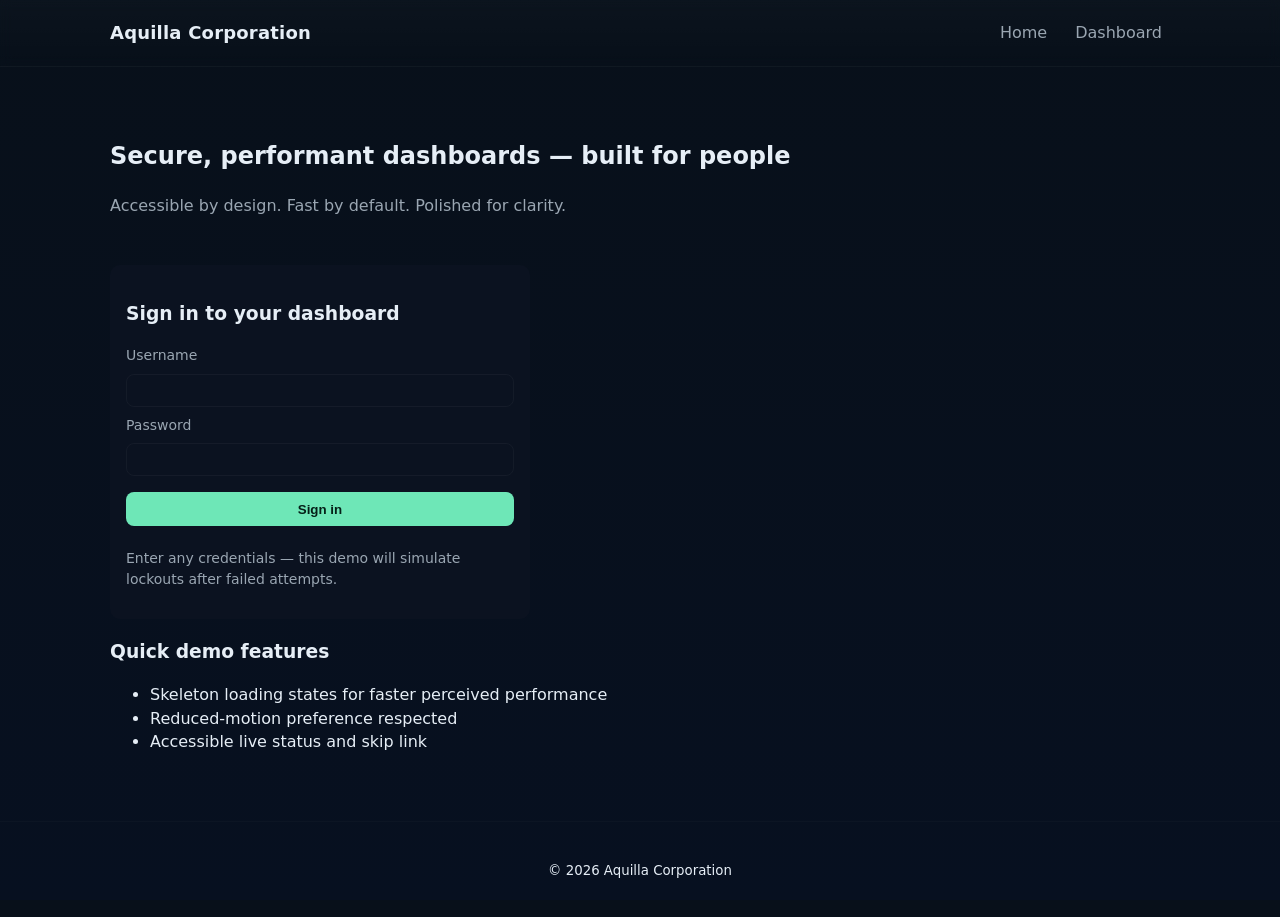
<file: index.html>
<!doctype html>
<html lang="en">
<head>
  <meta charset="utf-8">
  <meta name="viewport" content="width=device-width,initial-scale=1">
  <title>Aquilla Corporation — Welcome</title>
  <link rel="icon" href="/favicon.ico">
  <meta name="description" content="Aquilla Corporation dashboard and public landing page">
  <link rel="stylesheet" href="/styles.css">
</head>
<body>
  <a class="skip-link" href="#main">Skip to content</a>

  <header class="site-header" role="banner">
    <div class="container header-inner">
      <h1 class="brand">Aquilla Corporation</h1>
      <nav aria-label="Primary navigation">
        <ul class="nav-list">
          <li><a href="/index.html">Home</a></li>
          <li><a href="/dashboard.html">Dashboard</a></li>
        </ul>
      </nav>
    </div>
  </header>

  <main id="main" class="container" role="main">
    <section class="hero" aria-labelledby="hero-heading">
      <h2 id="hero-heading">Secure, performant dashboards — built for people</h2>
      <p class="lead">Accessible by design. Fast by default. Polished for clarity.</p>
    </section>

    <section class="auth-card" aria-labelledby="auth-heading">
      <h3 id="auth-heading">Sign in to your dashboard</h3>

      <form id="login-form" class="login-form" aria-describedby="auth-help">
        <label for="username">Username</label>
        <input id="username" name="username" autocomplete="username" required>

        <label for="password">Password</label>
        <input id="password" name="password" type="password" autocomplete="current-password" required>

        <button id="login-btn" type="submit">Sign in</button>
        <p id="auth-help" class="help">Enter any credentials — this demo will simulate lockouts after failed attempts.</p>
      </form>

      <div id="auth-status" aria-live="polite" class="status" hidden></div>
    </section>

    <section class="features">
      <h3>Quick demo features</h3>
      <ul>
        <li>Skeleton loading states for faster perceived performance</li>
        <li>Reduced-motion preference respected</li>
        <li>Accessible live status and skip link</li>
      </ul>
    </section>
  </main>

  <footer class="site-footer" role="contentinfo">
    <div class="container">
      <small>&copy; <span id="year"></span> Aquilla Corporation</small>
    </div>
  </footer>

  <script src="/script.js" defer></script>
</body>
</html>
</file>
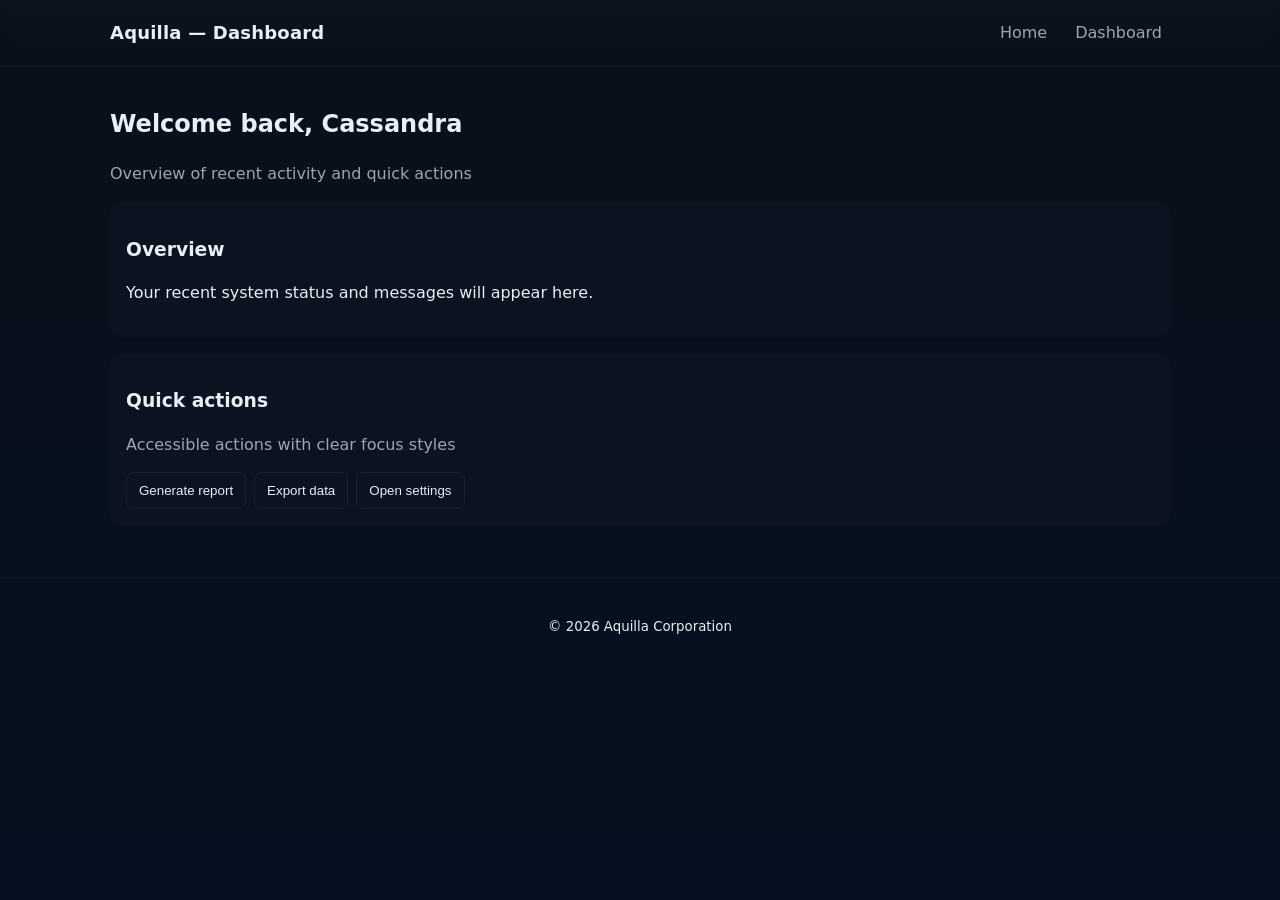
<file: dashboard.html>
<!doctype html>
<html lang="en">
<head>
  <meta charset="utf-8">
  <meta name="viewport" content="width=device-width,initial-scale=1">
  <title>Dashboard — Aquilla Corporation</title>
  <link rel="icon" href="/favicon.ico">
  <meta name="description" content="Cassandra Winters — Dashboard overview">
  <link rel="stylesheet" href="/styles.css">
</head>
<body>
  <a class="skip-link" href="#dashboard-main">Skip to content</a>

  <header class="site-header" role="banner">
    <div class="container header-inner">
      <h1 class="brand">Aquilla — Dashboard</h1>
      <nav aria-label="Dashboard navigation">
        <ul class="nav-list">
          <li><a href="/index.html">Home</a></li>
          <li><a href="/dashboard.html" aria-current="page">Dashboard</a></li>
        </ul>
      </nav>
    </div>
  </header>

  <main id="dashboard-main" class="container" role="main">
    <div class="dashboard-top">
      <h2 id="dashboard-heading">Welcome back, Cassandra</h2>
      <p class="muted">Overview of recent activity and quick actions</p>
    </div>

    <div id="status-region" aria-live="polite" class="sr-only">Loading dashboard</div>

    <section id="overview" class="card">
      <div class="skeleton" data-skeleton>
        <div class="skeleton-line short"></div>
        <div class="skeleton-line"></div>
        <div class="skeleton-grid">
          <div class="skeleton-block"></div>
          <div class="skeleton-block"></div>
          <div class="skeleton-block"></div>
        </div>
      </div>

      <div class="content hidden" aria-hidden="true">
        <h3>Overview</h3>
        <p>Your recent system status and messages will appear here.</p>
      </div>
    </section>

    <section class="card actions" aria-labelledby="actions-heading">
      <h3 id="actions-heading">Quick actions</h3>
      <p class="muted">Accessible actions with clear focus styles</p>
      <div class="actions-grid">
        <button class="btn" id="action-1">Generate report</button>
        <button class="btn" id="action-2">Export data</button>
        <button class="btn" id="action-3">Open settings</button>
      </div>
    </section>
  </main>

  <footer class="site-footer" role="contentinfo">
    <div class="container">
      <small>&copy; <span id="year-footer"></span> Aquilla Corporation</small>
    </div>
  </footer>

  <script src="/script.js" defer></script>
</body>
</html>
</file>
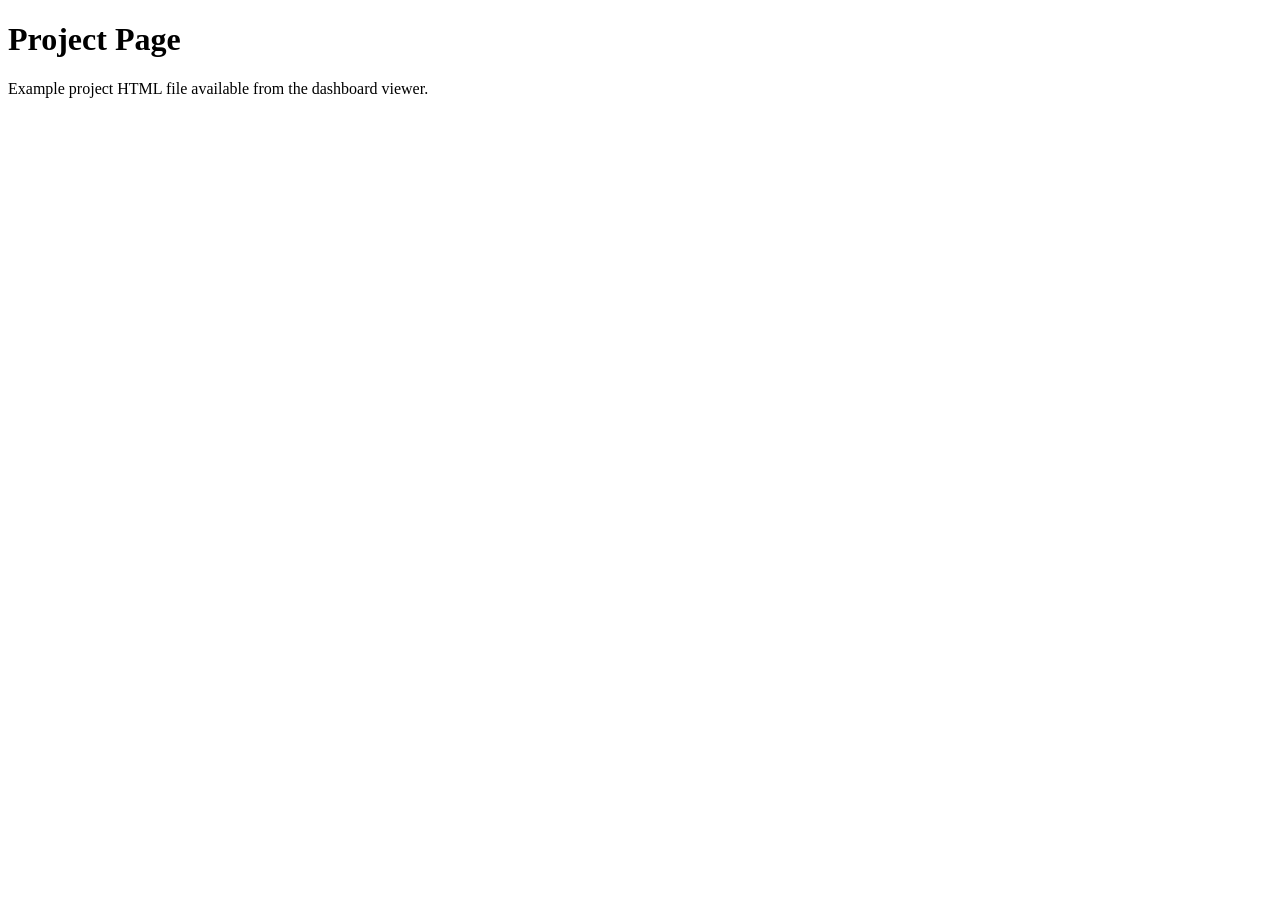
<file: files/project.html>
<!doctype html>
<html>
  <head><meta charset="utf-8"><title>Project Snippet</title></head>
  <body>
    <h1>Project Page</h1>
    <p>Example project HTML file available from the dashboard viewer.</p>
  </body>
</html>
</file>
<file: styles.css>
/* Core structure */
:root{
  --bg:#0f1724;
  --card:#0b1220;
  --muted:#9aa6b2;
  --accent:#6ee7b7;
  --focus: 3px rgba(110,231,183,0.18);
  --glass: rgba(255,255,255,0.02);
  --max-width:1100px;
}

*{box-sizing:border-box}
html,body{height:100%;}
body{
  margin:0;
  font-family:Inter, system-ui, -apple-system, 'Segoe UI', Roboto, 'Helvetica Neue', Arial;
  background:linear-gradient(180deg,#08101a 0%, #071020 100%);
  color:#e6eef6;
  line-height:1.45;
  -webkit-font-smoothing:antialiased;
  -moz-osx-font-smoothing:grayscale;
}
.container{max-width:var(--max-width);margin:0 auto;padding:1.25rem}
.header-inner{display:flex;align-items:center;justify-content:space-between}
.brand{font-size:1.125rem;margin:0}
.nav-list{list-style:none;padding:0;margin:0;display:flex;gap:0.75rem}
.nav-list a{color:var(--muted);text-decoration:none;padding:0.25rem 0.5rem;border-radius:6px}
.nav-list a:hover, .nav-list a:focus{color:var(--accent);outline:none}

.site-header{background:linear-gradient(180deg, rgba(255,255,255,0.02), transparent);backdrop-filter: blur(6px);border-bottom:1px solid rgba(255,255,255,0.02)}
.site-footer{padding:1rem 0;text-align:center;border-top:1px solid rgba(255,255,255,0.02);margin-top:2rem}

.hero{padding:2rem 0}
.lead{color:var(--muted);margin-top:0.25rem}

.auth-card{background:var(--card);padding:1rem;border-radius:10px;max-width:420px}
.login-form{display:flex;flex-direction:column;gap:0.5rem}
.login-form label{font-size:0.875rem;color:var(--muted)}
.login-form input{padding:0.5rem;border-radius:8px;border:1px solid rgba(255,255,255,0.04);background:transparent;color:inherit}
.login-form button{margin-top:0.5rem;padding:0.6rem;border-radius:8px;border:0;background:var(--accent);color:#052018;font-weight:600}
.login-form button:focus{box-shadow:var(--focus);outline:none}

.card{background:var(--card);padding:1rem;border-radius:10px;margin-top:1rem}
.muted{color:var(--muted)}
.actions-grid{display:flex;gap:0.5rem;flex-wrap:wrap}
.btn{background:transparent;border:1px solid rgba(255,255,255,0.06);padding:0.6rem 0.75rem;border-radius:8px;color:inherit}
.btn:focus{box-shadow:var(--focus);outline:none}

/* Skeleton loader */
.skeleton{animation:shimmer 1.2s linear infinite;background:linear-gradient(90deg, rgba(255,255,255,0.02) 25%, rgba(255,255,255,0.04) 50%, rgba(255,255,255,0.02) 75%);border-radius:8px;padding:1rem}
.skeleton-line{height:12px;background:rgba(255,255,255,0.03);border-radius:6px;margin-bottom:0.6rem}
.skeleton-line.short{width:40%}
.skeleton-grid{display:grid;grid-template-columns:repeat(3,1fr);gap:0.5rem;margin-top:0.75rem}
.skeleton-block{height:70px;background:rgba(255,255,255,0.03);border-radius:8px}

.hidden{display:none}

/* accessibility helpers */
.sr-only{position:absolute;width:1px;height:1px;padding:0;margin:-1px;overflow:hidden;clip:rect(0 0 0 0);white-space:nowrap;border:0}
.skip-link{position:absolute;left:1rem;top:-40px;background:#fff;color:#022;padding:0.5rem;border-radius:6px;z-index:100;transform:translateY(0);transition:transform 0.2s ease}
.skip-link:focus{top:1rem;transform:translateY(0)}

/* Focus visibility improvements */
:focus{outline-offset:3px}

/* Reduced motion */
@media (prefers-reduced-motion: reduce){
  .skeleton{animation:none}
  *{transition:none!important}
}

@keyframes shimmer{0%{background-position:-400px 0}100%{background-position:400px 0}}

/* Responsive */
@media (max-width:600px){
  .skeleton-grid{grid-template-columns:1fr}
  .header-inner{flex-direction:column;align-items:flex-start;gap:0.5rem}
}

/* small visual polish */
.brand{letter-spacing:0.2px}
.help{color:var(--muted);font-size:0.875rem}
.status{margin-top:0.5rem;color:var(--accent)}

/* Make buttons and interactive elements large enough for touch */
button, input, a{touch-action:manipulation}
</file>
